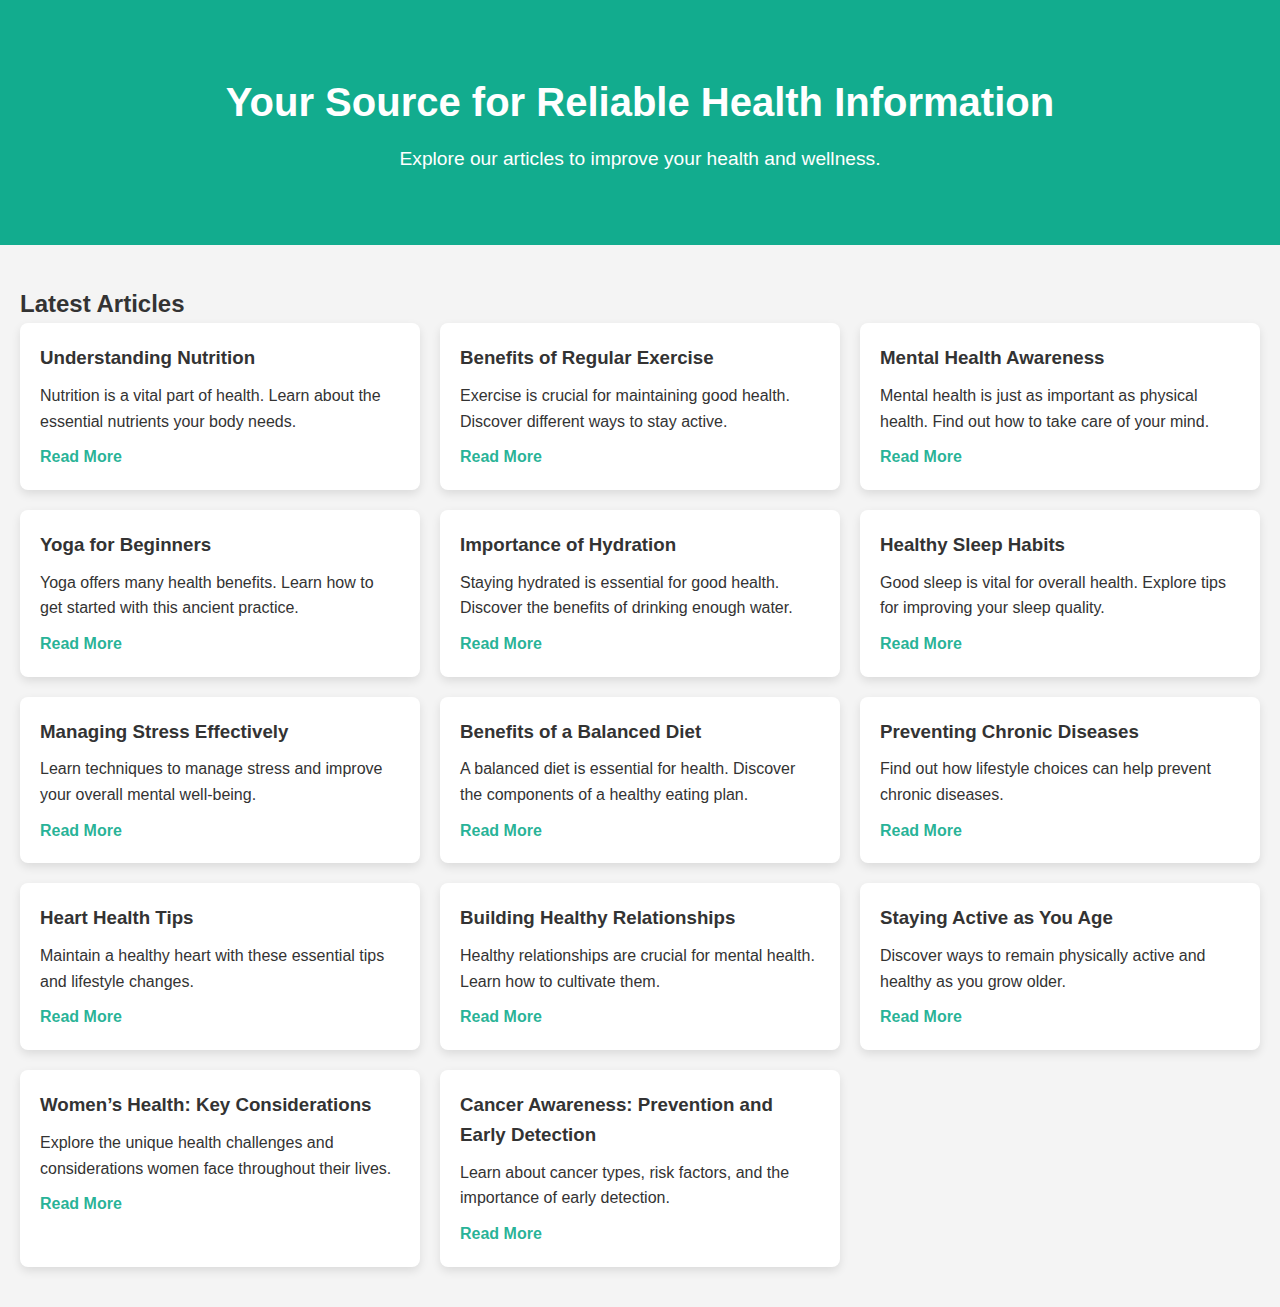
<file: article.html>
<!DOCTYPE html>
<html lang="en">
<head>
    <meta charset="UTF-8">
    <meta name="viewport" content="width=device-width, initial-scale=1.0">
    <title>Health Articles</title>
    <link rel="stylesheet" href="article.css">
</head>
<body>
    <header>
        <div class="hero">
            <h1>Your Source for Reliable Health Information</h1>
            <p>Explore our articles to improve your health and wellness.</p>
        </div>
    </header>

    <main>
        <section id="articles">
            <h2>Latest Articles</h2>
            <div class="article-list">
                <article class="article">
                    <h3>Understanding Nutrition</h3>
                    <p>Nutrition is a vital part of health. Learn about the essential nutrients your body needs.</p>
                    <a href="https://scholar.google.co.in/scholar?q=articles+on+Understanding+Nutrition&hl=en&as_sdt=0&as_vis=1&oi=scholart" class="read-more">Read More</a>
                </article>
                <article class="article">
                    <h3>Benefits of Regular Exercise</h3>
                    <p>Exercise is crucial for maintaining good health. Discover different ways to stay active.</p>
                    <a href="https://scholar.google.co.in/scholar?hl=en&as_sdt=0%2C5&as_vis=1&q=Benefits+of+Regular+Exercise&btnG=" class="read-more">Read More</a>
                </article>
                <article class="article">
                    <h3>Mental Health Awareness</h3>
                    <p>Mental health is just as important as physical health. Find out how to take care of your mind.</p>
                    <a href="https://scholar.google.co.in/scholar?hl=en&as_sdt=0%2C5&as_vis=1&q=mental+health+awareness+campaigns&btnG=&oq=Mental+Health+Awareness" class="read-more">Read More</a>
                </article>
                <article class="article">
                    <h3>Yoga for Beginners</h3>
                    <p>Yoga offers many health benefits. Learn how to get started with this ancient practice.</p>
                    <a href="https://scholar.google.co.in/scholar?hl=en&as_sdt=0%2C5&as_vis=1&q=Yoga+for+Beginners&btnG=" class="read-more">Read More</a>
                </article>
                <article class="article">
                    <h3>Importance of Hydration</h3>
                    <p>Staying hydrated is essential for good health. Discover the benefits of drinking enough water.</p>
                    <a href="https://scholar.google.co.in/scholar?hl=en&as_sdt=0%2C5&as_vis=1&q=Importance+of+Hydration&btnG=" class="read-more">Read More</a>
                </article>
                <article class="article">
                    <h3>Healthy Sleep Habits</h3>
                    <p>Good sleep is vital for overall health. Explore tips for improving your sleep quality.</p>
                    <a href="https://scholar.google.co.in/scholar?hl=en&as_sdt=0%2C5&as_vis=1&q=Healthy+Sleep+Habits&btnG=" class="read-more">Read More</a>
                </article>
                <article class="article">
                    <h3>Managing Stress Effectively</h3>
                    <p>Learn techniques to manage stress and improve your overall mental well-being.</p>
                    <a href="https://scholar.google.co.in/scholar?hl=en&as_sdt=0%2C5&as_vis=1&q=Managing+Stress+Effectively&btnG=" class="read-more">Read More</a>
                </article>
                <article class="article">
                    <h3>Benefits of a Balanced Diet</h3>
                    <p>A balanced diet is essential for health. Discover the components of a healthy eating plan.</p>
                    <a href="https://scholar.google.co.in/scholar?hl=en&as_sdt=0%2C5&as_vis=1&q=Benefits+of+a+Balanced+Diet&btnG=" class="read-more">Read More</a>
                </article>
                <article class="article">
                    <h3>Preventing Chronic Diseases</h3>
                    <p>Find out how lifestyle choices can help prevent chronic diseases.</p>
                    <a href="https://scholar.google.co.in/scholar?hl=en&as_sdt=0%2C5&as_vis=1&q=Preventing+Chronic+Diseases&btnG=" class="read-more">Read More</a>
                </article>
                <article class="article">
                    <h3>Heart Health Tips</h3>
                    <p>Maintain a healthy heart with these essential tips and lifestyle changes.</p>
                    <a href="https://scholar.google.co.in/scholar?hl=en&as_sdt=0%2C5&as_vis=1&q=Heart+Health+Tips&btnG=" class="read-more">Read More</a>
                </article>
                <article class="article">
                    <h3>Building Healthy Relationships</h3>
                    <p>Healthy relationships are crucial for mental health. Learn how to cultivate them.</p>
                    <a href="https://scholar.google.co.in/scholar?hl=en&as_sdt=0%2C5&as_vis=1&q=Building+Healthy+Relationships&btnG=" class="read-more">Read More</a>
                </article>
                <article class="article">
                    <h3>Staying Active as You Age</h3>
                    <p>Discover ways to remain physically active and healthy as you grow older.</p>
                    <a href="https://scholar.google.co.in/scholar?hl=en&as_sdt=0%2C5&as_vis=1&q=Staying+Active+as+You+Age&btnG=" class="read-more">Read More</a>
                </article>
                <article class="article">
                    <h3>Women’s Health: Key Considerations</h3>
                    <p>Explore the unique health challenges and considerations women face throughout their lives.</p>
                    <a href="https://scholar.google.co.in/scholar?hl=en&as_sdt=0%2C5&as_vis=1&q=Women%E2%80%99s+Health%3A+Key+Considerations&btnG=" class="read-more">Read More</a>
                </article>
                <article class="article">
                    <h3>Cancer Awareness: Prevention and Early Detection</h3>
                    <p>Learn about cancer types, risk factors, and the importance of early detection.</p>
                    <a href="https://scholar.google.co.in/scholar?hl=en&as_sdt=0%2C5&as_vis=1&q=Cancer+Awareness%3A+Prevention+and+Early+Detection&btnG=" class="read-more">Read More</a>
                </article>
            </div>
        </section>
    </main>

    
</body>
</html>
</file>
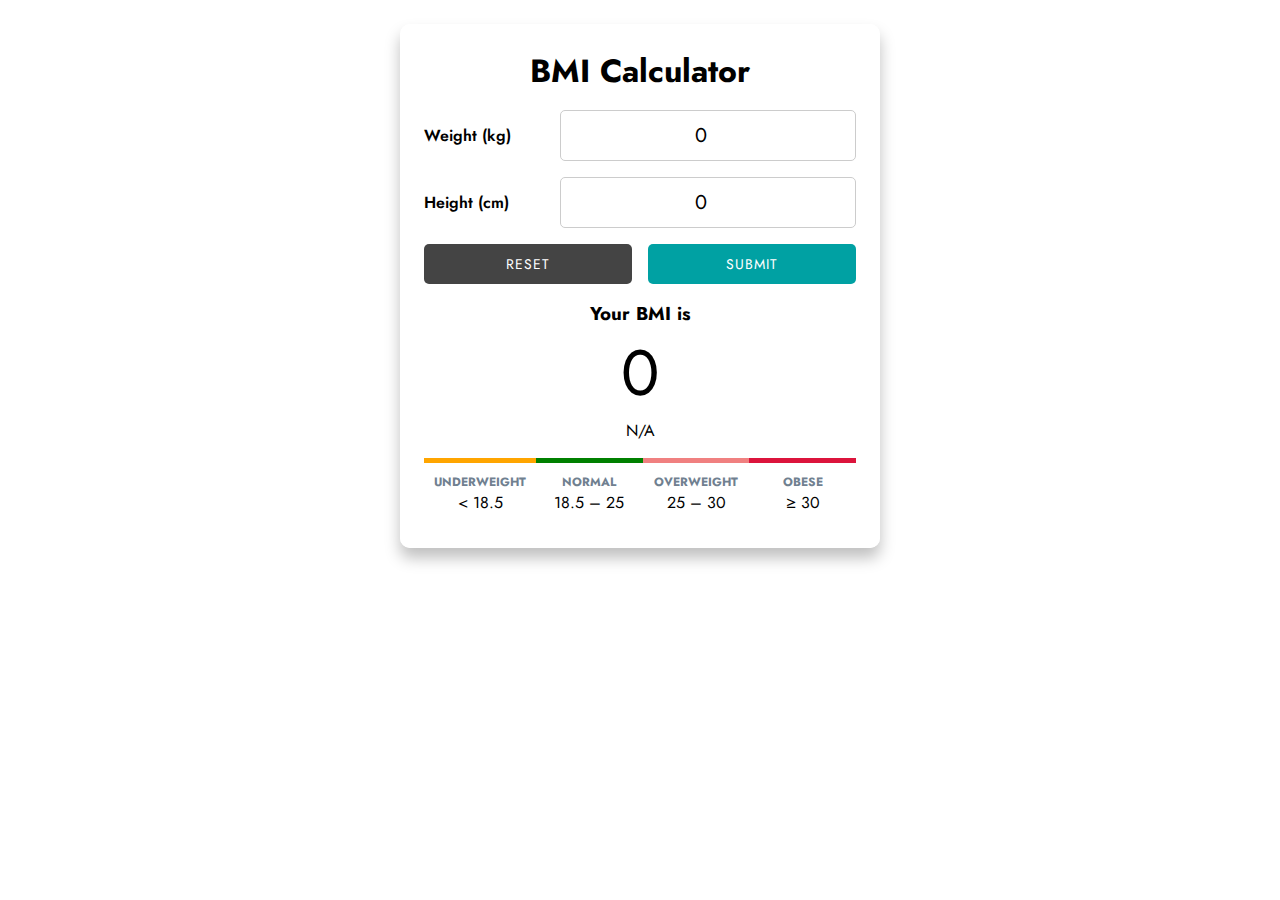
<file: bmi.html>
<!DOCTYPE html>
<html lang="en">
  <head>
    <meta charset="UTF-8" />
    <meta name="viewport" content="width=device-width, initial-scale=1.0" />
    <title>BMI Calculator</title>
    <link rel="stylesheet" href="bmi.css" />
    <script src="bmi.js" defer></script>
  </head>
  <body>
    <div class="container">
      <h1>BMI Calculator</h1>

      <form class="calculator">
        <div>
          <label for="weight">Weight (kg)</label>
          <input
            type="number"
            id="weight"
            min="0"
            step="any"
            value="0"
            inputmode="decimal"
            onfocus="if (this.value === '0') this.value = ''"
          />
        </div>

        <div>
          <label for="height">Height (cm)</label>
          <input
            type="number"
            id="height"
            min="0"
            step="any"
            value="0"
            inputmode="decimal"
            onfocus="if (this.value === '0') this.value = ''"
          />
        </div>

        <div>
          <button type="reset">Reset</button>
          <button type="submit">Submit</button>
        </div>
      </form>

      <section class="output">
        <h3>Your BMI is</h3>
        <p id="bmi">0</p>
        <p id="desc">N/A</p>
      </section>

      <section class="bmi-scale">
        <div style="--color: var(--underweight)">
          <h4>Underweight</h4>
          <p>&lt; 18.5</p>
        </div>

        <div style="--color: var(--normal)">
          <h4>Normal</h4>
          <p>18.5 – 25</p>
        </div>

        <div style="--color: var(--overweight)">
          <h4>Overweight</h4>
          <p>25 – 30</p>
        </div>

        <div style="--color: var(--obese)">
          <h4>Obese</h4>
          <p>≥ 30</p>
        </div>
      </section>
    </div>
  </body>
</html>
</file>
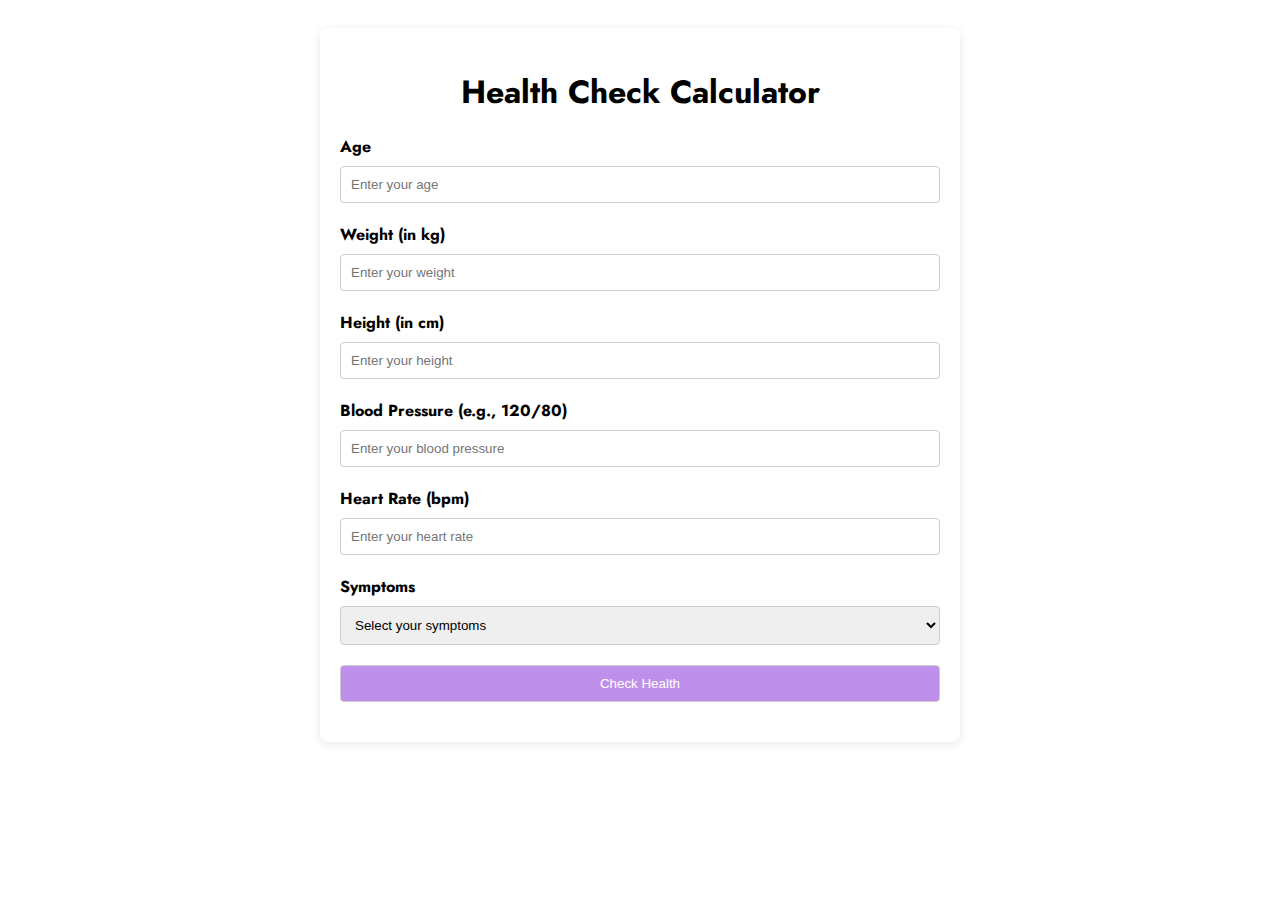
<file: hc.html>
<!DOCTYPE html>
<html lang="en">
<head>
    <meta charset="UTF-8">
    <meta name="viewport" content="width=device-width, initial-scale=1.0">
    <title>Health Check Calculator</title>
    <link href="https://fonts.googleapis.com/css2?family=Jost:wght@400;500;600&display=swap" rel="stylesheet"> <!-- Font Import -->
    <style>
        body {
            font-family: 'Jost', sans-serif; /* Applied Jost font */
            background: url('https://png.pngtree.com/thumb_back/fh260/background/20231229/pngtree-aesthetic-watercolor-gradient-hand-painted-pastel-purple-background-with-light-lavender-image_13844899.png') no-repeat center center fixed;
            background-size: cover;
            padding: 20px;
        }

        .container {
            max-width: 600px;
            margin: auto;
            background: rgba(255, 255, 255, 0.9); /* Semi-transparent background */
            padding: 20px;
            border-radius: 8px;
            box-shadow: 0 2px 10px rgba(0, 0, 0, 0.1);
        }

        h1 {
            text-align: center;
            margin-bottom: 20px;
        }

        label {
            display: block;
            margin-bottom: 8px;
            font-weight: bold;
        }

        input, select, button {
            width: 100%;
            padding: 10px;
            margin-bottom: 20px;
            border-radius: 4px;
            border: 1px solid #ccc;
            box-sizing: border-box;
        }

        button {
            background-color: #bf90eb;
            color: white;
            cursor: pointer;
        }

        button:hover {
            background-color: #bf90eb;
        }

        #result {
            background-color: #f8f9fa;
            padding: 20px;
            border-radius: 8px;
            border: 1px solid #ddd;
            margin-top: 20px;
            display: none;
        }

        #result p {
            margin: 0;
            font-size: 18px;
        }
    </style>
</head>
<body>

    <div class="container">
        <h1>Health Check Calculator</h1>
        <form id="health-check-form">
            <label for="age">Age</label>
            <input type="number" id="age" placeholder="Enter your age" required>

            <label for="weight">Weight (in kg)</label>
            <input type="number" id="weight" placeholder="Enter your weight" required>

            <label for="height">Height (in cm)</label>
            <input type="number" id="height" placeholder="Enter your height" required>

            <label for="bp">Blood Pressure (e.g., 120/80)</label>
            <input type="text" id="bp" placeholder="Enter your blood pressure" required>

            <label for="heart-rate">Heart Rate (bpm)</label>
            <input type="number" id="heart-rate" placeholder="Enter your heart rate" required>

            <label for="symptoms">Symptoms</label>
            <select id="symptoms">
                <option value="">Select your symptoms</option>
                <option value="fever">Fever</option>
                <option value="cough">Cough</option>
                <option value="headache">Headache</option>
                <option value="fatigue">Fatigue</option>
                <option value="chest-pain">Chest Pain</option>
                <option value="shortness-of-breath">Shortness of Breath</option>
                <option value="none">None</option>
            </select>

            <button type="submit">Check Health</button>
        </form>

        <div id="result"></div>
    </div>

    <script>
        document.getElementById('health-check-form').addEventListener('submit', function(event) {
            event.preventDefault();

            const age = parseInt(document.getElementById('age').value);
            const weight = parseFloat(document.getElementById('weight').value);
            const height = parseFloat(document.getElementById('height').value);
            const bp = document.getElementById('bp').value;
            const heartRate = parseInt(document.getElementById('heart-rate').value);
            const symptoms = document.getElementById('symptoms').value;

            const bpValues = bp.split('/');
            let result = '';

            // Validate blood pressure
            if (bpValues.length !== 2 || isNaN(bpValues[0]) || isNaN(bpValues[1])) {
                result = 'Please enter a valid blood pressure in the format "120/80".';
            } else {
                const systolic = parseInt(bpValues[0]);
                const diastolic = parseInt(bpValues[1]);

                // Blood Pressure Conditions
                if (systolic >= 140 || diastolic >= 90) {
                    result += 'You may have high blood pressure (Hypertension).<br>';
                } else if (systolic < 90 || diastolic < 60) {
                    result += 'You may have low blood pressure (Hypotension).<br>';
                } else {
                    result += 'Your blood pressure is normal.<br>';
                }

                // Heart Rate Conditions
                if (heartRate > 100) {
                    result += 'You may have a high heart rate (Tachycardia).<br>';
                } else if (heartRate < 60) {
                    result += 'You may have a low heart rate (Bradycardia).<br>';
                } else {
                    result += 'Your heart rate is normal.<br>';
                }

                // Symptoms Check
                switch (symptoms) {
                    case 'fever':
                        result += 'You may have a fever. Rest and stay hydrated.<br>';
                        break;
                    case 'cough':
                        result += 'You may have a respiratory infection or a cold.<br>';
                        break;
                    case 'headache':
                        result += 'You may be experiencing a headache. Ensure hydration and rest.<br>';
                        break;
                    case 'fatigue':
                        result += 'You may be feeling fatigued. Ensure proper rest.<br>';
                        break;
                    case 'chest-pain':
                        result += 'Chest pain could indicate a serious issue. Seek immediate medical attention.<br>';
                        break;
                    case 'shortness-of-breath':
                        result += 'Shortness of breath can be a serious issue. Seek immediate medical attention.<br>';
                        break;
                    default:
                        result += 'Your symptoms appear to be normal.<br>';
                }

                // BMI Calculation
                const bmi = (weight / ((height / 100) ** 2)).toFixed(1);
                result += `Your BMI is ${bmi}. `;

                if (bmi < 18.5) {
                    result += 'You are underweight.';
                } else if (bmi >= 18.5 && bmi <= 24.9) {
                    result += 'You have a normal weight.';
                } else if (bmi >= 25 && bmi <= 29.9) {
                    result += 'You are overweight.';
                } else {
                    result += 'You are obese.';
                }
            }

            // Show result
            const resultDiv = document.getElementById('result');
            resultDiv.innerHTML = `<p>${result}</p>`;
            resultDiv.style.display = 'block';
        });
    </script>

</body>
</html>
</file>
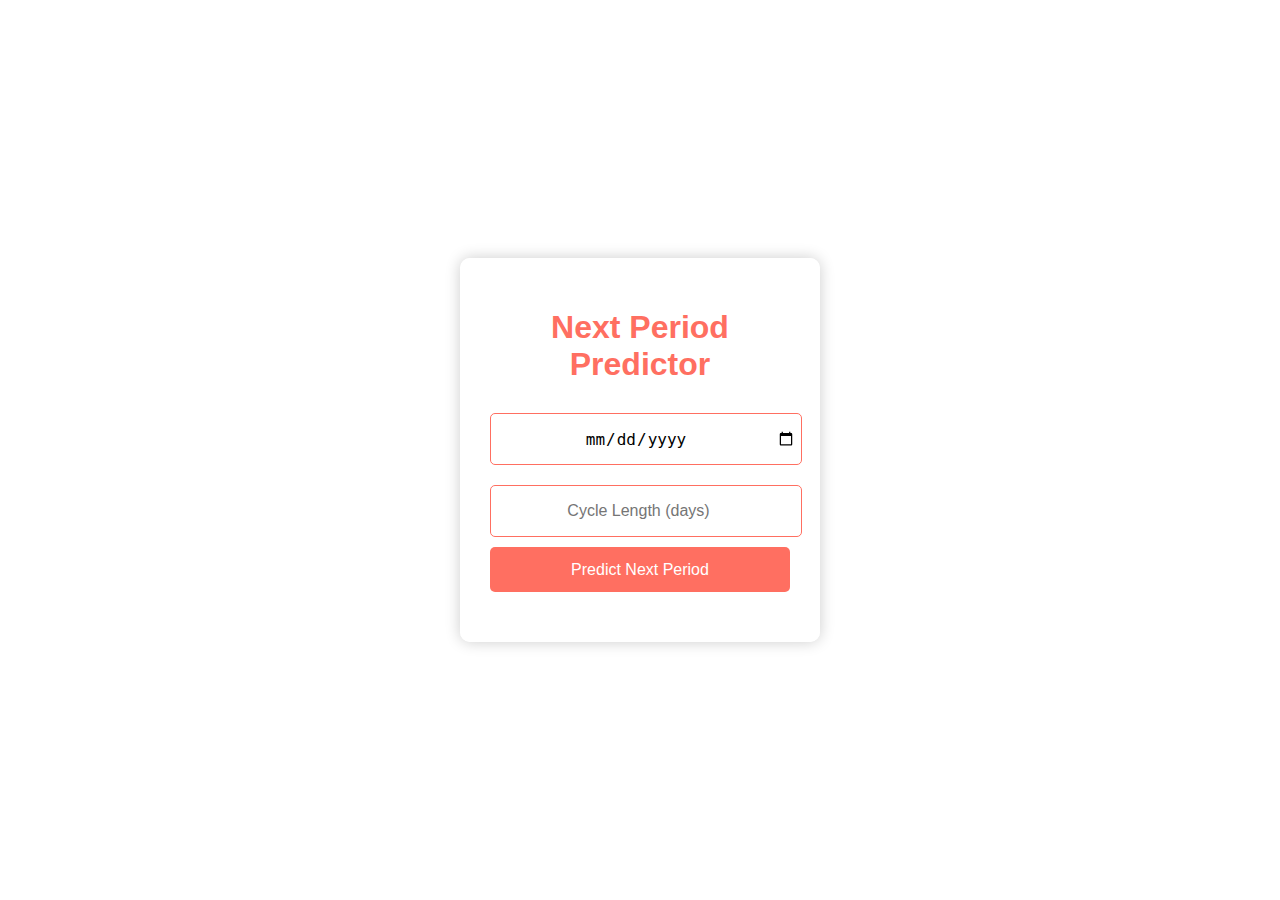
<file: pd.html>
<!DOCTYPE html>
<html lang="en">
<head>
    <meta charset="UTF-8">
    <meta http-equiv="X-UA-Compatible" content="IE=edge">
    <meta name="viewport" content="width=device-width, initial-scale=1.0">
    <title>Next Period Predictor</title>
    <style>
        body {
            font-family: 'Rubik', sans-serif;
            background-image: url('https://img.freepik.com/free-vector/vibrant-pink-watercolor-painting-background_53876-58931.jpg');
            background-size: cover;
            background-position: center;
            margin: 0;
            padding: 0;
            color: #333; /* Dark text color for readability */
            display: flex;
            justify-content: center;
            align-items: center;
            height: 100vh;
            text-align: center;
        }
        .container {
            background-color: rgba(255, 255, 255, 0.9); /* Semi-transparent white for a softer look */
            padding: 30px;
            border-radius: 10px;
            box-shadow: 0 0 15px rgba(0, 0, 0, 0.2);
            width: 300px;
        }
        input {
            width: 100%;
            height: 40px;
            font-size: 16px;
            text-align: center;
            border-radius: 5px;
            border: 1px solid #ff6f61; /* Pink border */
            margin: 10px 0;
            padding: 5px;
            transition: border-color 0.3s;
        }
        input:focus {
            border-color: #ff4f00; /* Darker pink on focus */
            outline: none; /* Remove default outline */
        }
        button {
            width: 100%;
            height: 45px;
            font-size: 16px;
            border-radius: 5px;
            background-color: #ff6f61; /* Pink button */
            color: white;
            border: none;
            cursor: pointer;
            transition: background-color 0.3s;
        }
        button:hover {
            background-color: #ff4f00; /* Darker pink on hover */
        }
        h1 {
            margin-bottom: 20px;
            color: #ff6f61; /* Pink heading color */
        }
        h2 {
            margin-top: 20px;
            color: #ff4f00; /* Darker pink for result text */
        }
    </style>
</head>
<body>
    <div class="container">
        <h1>Next Period Predictor</h1>
        <input type="date" id="lastPeriod" placeholder="Last Period Date" required />
        <input type="number" id="cycleLength" placeholder="Cycle Length (days)" min="1" required />
        <button id="calculateButton">Predict Next Period</button>
        <h2 id="nextPeriodResult"></h2>
    </div>

    <script>
        const calculateButton = document.getElementById('calculateButton');
        const nextPeriodResult = document.getElementById('nextPeriodResult');

        calculateButton.addEventListener('click', () => {
            const lastPeriodInput = document.getElementById('lastPeriod').value;
            const cycleLength = parseInt(document.getElementById('cycleLength').value);

            if (!lastPeriodInput || isNaN(cycleLength) || cycleLength <= 0) {
                alert("Please enter a valid date and cycle length.");
                return;
            }

            const lastPeriodDate = new Date(lastPeriodInput);
            const nextPeriodDate = new Date(lastPeriodDate);
            nextPeriodDate.setDate(lastPeriodDate.getDate() + cycleLength);

            nextPeriodResult.innerText = `Your next period is predicted to start on: ${nextPeriodDate.toDateString()}`;
        });
    </script>
</body>
</html>
</file>
<file: article.css>
* {
    margin: 0;
    padding: 0;
    box-sizing: border-box;
  }
  
  body {
    font-family: 'Arial', sans-serif;
    line-height: 1.6;
    background-color: #f4f4f4;
    color: #333;
  }
  
  header {
    background: linear-gradient(to right,#12ac8e, #12ac8e);
    color: white;
    padding: 20px 0;
  }
  
  nav {
    display: flex;
    justify-content: space-between;
    align-items: center;
    padding: 0 20px;
  }
  
  .logo {
    font-size: 1.8em;
    font-weight: bold;
  }
  
  .nav-links {
    list-style: none;
    display: flex;
  }
  
  .nav-links li {
    margin-left: 20px;
  }
  
  .nav-links a {
    color: white;
    text-decoration: none;
    transition: color 0.3s;
  }
  
  .nav-links a:hover {
    color: #ffcc00;
  }
  
  .hero {
    text-align: center;
    padding: 50px 20px;
  }
  
  .hero h1 {
    font-size: 2.5em;
    margin-bottom: 10px;
  }
  
  .hero p {
    font-size: 1.2em;
  }
  
  main {
    padding: 20px;
  }
  
  #articles {
    margin: 20px 0;
  }
  
  .article-list {
    display: grid;
    grid-template-columns: repeat(auto-fill, minmax(300px, 1fr));
    gap: 20px;
  }
  
  .article {
    background: white;
    padding: 20px;
    border-radius: 8px;
    box-shadow: 0 4px 10px rgba(0, 0, 0, 0.1);
    transition: transform 0.3s, box-shadow 0.3s;
  }
  
  .article:hover {
    transform: translateY(-5px);
    box-shadow: 0 6px 15px rgba(0, 0, 0, 0.2);
  }
  
  .article h3 {
    margin-bottom: 10px;
  }
  
  .read-more {
    display: inline-block;
    margin-top: 10px;
    text-decoration: none;
    color: #12ac8eec;
    font-weight: bold;
    transition: color 0.3s;
  }
  
  .read-more:hover {
    color: #ffcc00;
    text-decoration: underline;
  }
  
  footer {
    text-align: center;
    padding: 10px 0;
    background: #333;
    color: white;
    position: relative;
    bottom: 0;
    width: 100%;
  }
</file>
<file: bmi.css>
@import url("https://fonts.googleapis.com/css2?family=Jost:wght@400;500;600&display=swap");

:root {
  --underweight: orange;
  --normal: green;
  --overweight: lightcoral;
  --obese: crimson;
}

* {
  box-sizing: border-box;
  padding: 0;
  margin: 0;
  font-family: "Jost", sans-serif;
}

body {
  background-image: url('https://img.freepik.com/free-vector/beautiful-decorative-soft-colorful-watercolor-texture-background_1055-13539.jpg'); /* Background image */
  background-size: cover; /* Ensures the image covers the entire background */
  background-position: center; /* Centers the background image */
  display: flex;
  align-items: center;
  flex-direction: column;
  min-height: 100vh;
}

h1 {
  text-align: center;
}

.container {
  margin-block: 1.5rem;
  width: min(480px, 90%);
  background: rgba(255, 255, 255, 0.9); /* Slightly transparent for better readability */
  padding: 1.5rem;
  border-radius: 10px;
  box-shadow: 0 10px 15px rgba(0, 0, 0, 0.25);
  display: grid;
  gap: 1rem;
}

.calculator {
  display: flex;
  flex-direction: column;
}

.calculator > *:not(:last-child) {
  margin-bottom: 1rem;
}

.calculator div {
  display: flex;
  align-items: center;
  gap: 1rem;
}

.calculator label {
  flex: 0 0 120px;
  font-weight: 600;
}

.calculator input {
  width: 100%;
  border: 1px solid #ccc;
  border-radius: 5px;
  padding: 10px;
  outline-color: #555;
  font-size: 1.25rem;
  text-align: center;
}

.calculator button {
  width: 50%;
  border-radius: 5px;
  border: none;
  cursor: pointer;
  padding: 10px;
  background: #00a1a3;
  color: #fff;
  text-transform: uppercase;
  letter-spacing: 1px;
  transition: 0.3s;
  font-size: 0.875rem;
}

.calculator button[type="reset"] {
  background: #444;
}

.calculator button:hover {
  filter: brightness(120%);
}

.output {
  text-align: center;
}

.output #bmi {
  font-size: 4rem;
}

.output #desc strong {
  text-transform: uppercase;
}

.bmi-scale {
  display: flex;
}

.bmi-scale div {
  flex: 1;
  text-align: center;
  text-transform: uppercase;
  border-top: 5px solid var(--color);
  padding: 10px;
}

.bmi-scale h4 {
  font-size: 0.75rem;
  color: slategray;
}

@media (max-width: 480px) {
  .bmi-scale {
    flex-direction: column;
  }
  .bmi-scale div {
    padding: 4px 10px;
    display: flex;
    align-items: center;
    gap: 0.5rem;
    border-top: 1px solid #eee;
    border-right: 1px solid #eee;
    border-left: 5px solid var(--color);
  }

  .bmi-scale div:last-child {
    border-bottom: 1px solid #eee;
  }

  .bmi-scale h4 {
    width: 120px;
    text-align: start;
  }

  .bmi-scale p {
    font-size: 0.875rem;
    margin-left: auto;
  }
}

.underweight {
  color: var(--underweight);
}

.healthy {
  color: var(--normal);
}

.overweight {
  color: var(--overweight);
}

.obese {
  color: var(--obese);
}
</file>
